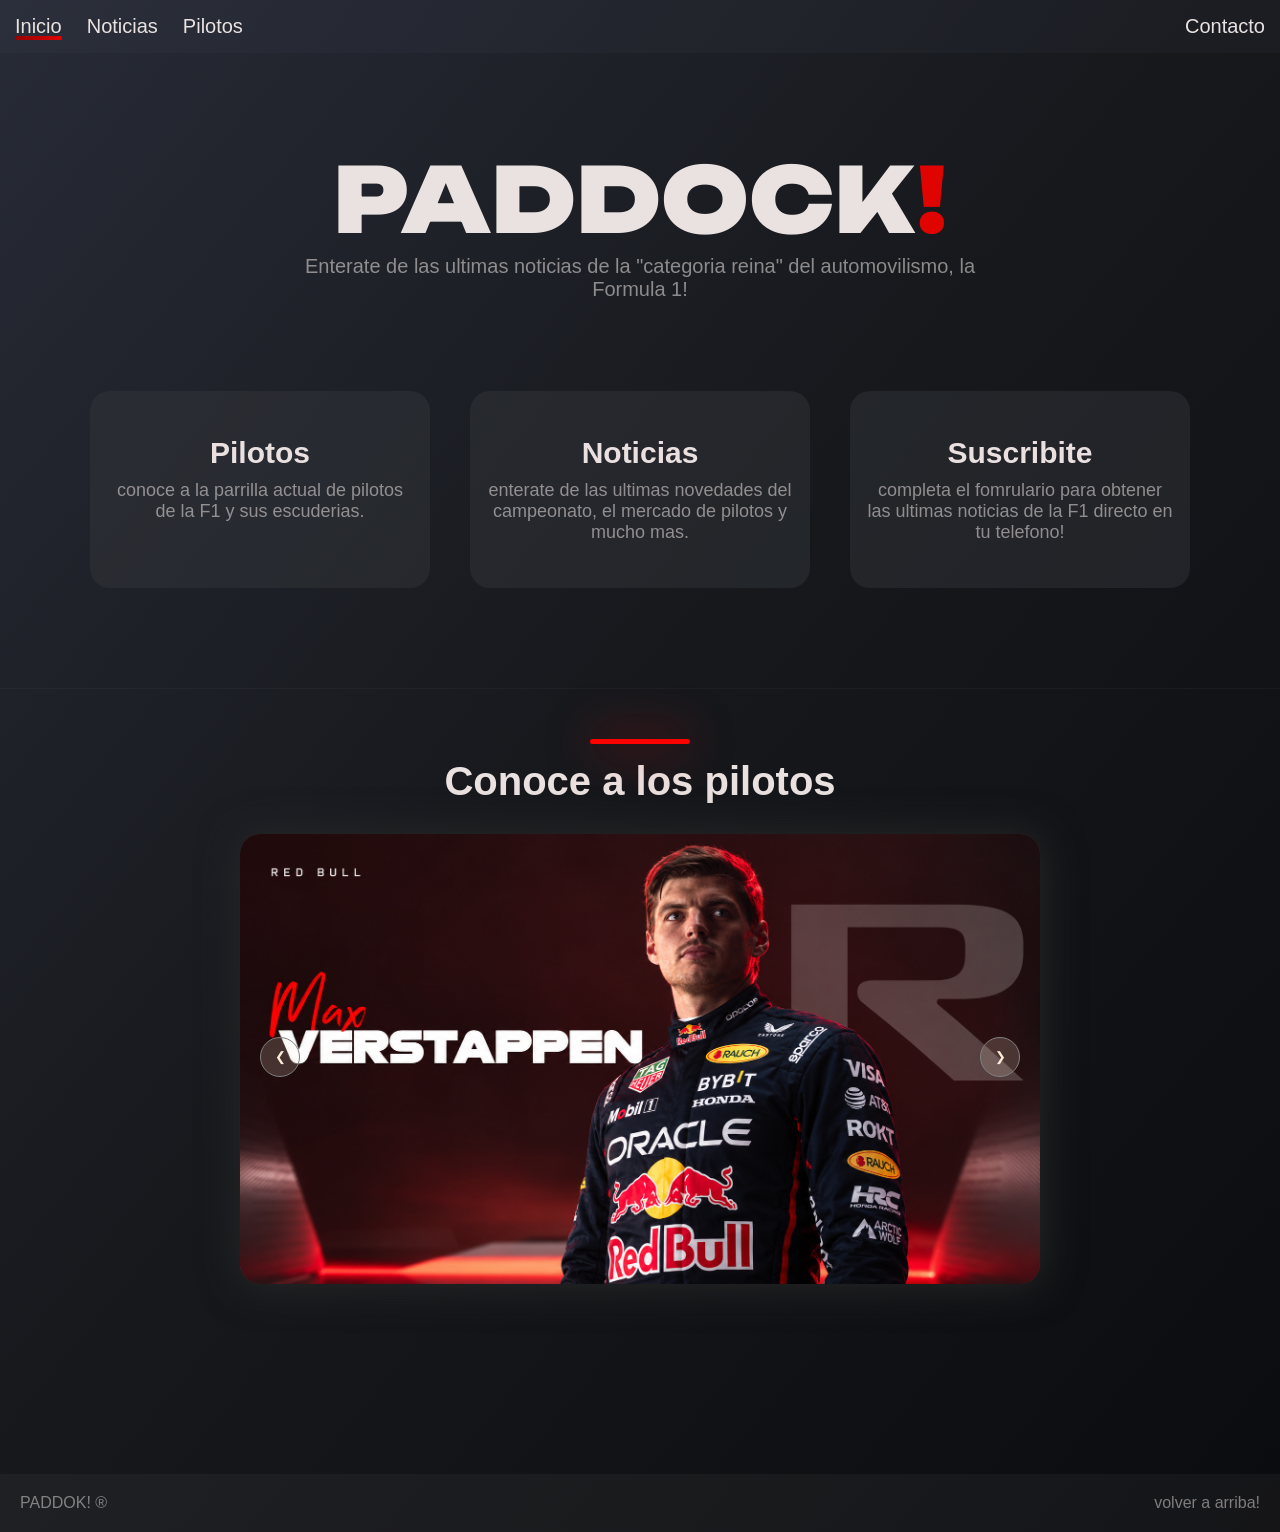
<file: index.html>
<!doctype html>
<html lang="es">
  <head>
    <meta charset="UTF-8" />
    <meta name="viewport" content="width=device-width, initial-scale=1.0" />
    <title>PADDOCK!</title>
    <link rel="stylesheet" href="styles.css" />
    <script src="script.js" defer></script>

    <link href="https://fonts.googleapis.com/css2?family=Unbounded:wght@700&display=swap" rel="stylesheet" />
    <link href="https://fonts.googleapis.com/css2?family=Outfit:wght@400;600;700;800&display=swap" rel="stylesheet" />
  </head>
  <body>
    <header>
      <nav>
        <a href="index.html" class="marcador">Inicio</a>
        <a href="noticias.html">Noticias</a>
        <a href="index.html#carrusel">Pilotos</a>
        <a href="contacto.html" class="a-contacto">Contacto</a>
      </nav>
    </header>

    <main>
      <section id="bienvenida">
        <h1>PADDOCK<span class="rojo">!</span></h1>
        <p>Enterate de las ultimas noticias de la "categoria reina" del automovilismo, la Formula 1!</p>
      </section>

      <section class="tarjetas">
        <a class="tarjeta" href="#carrusel">
          <h2>Pilotos</h2>
          <p>conoce a la parrilla actual de pilotos de la F1 y sus escuderias.</p>
        </a>
        <a class="tarjeta" href="noticias.html">
          <h2>Noticias</h2>
          <p>enterate de las ultimas novedades del campeonato, el mercado de pilotos y mucho mas.</p>
        </a>
        <a class="tarjeta" href="contacto.html">
          <h2>Suscribite</h2>
          <p>completa el fomrulario para obtener las ultimas noticias de la F1 directo en tu telefono!</p>
        </a>
      </section>

      <section id="carrusel">
        <h2>Conoce a los pilotos</h2>
        <div id="carruselImagenes">
          <button type="button" id="anterior">❮</button>
          <img src="./img/MV.png" alt="Max Verstappen" />
          <button type="button" id="siguiente">❯</button>
        </div>
      </section>
    </main>

    <footer>
      <a href="#">PADDOK! ®</a>
      <a href="index.html">volver a arriba!</a>
    </footer>
  </body>
</html>
</file>
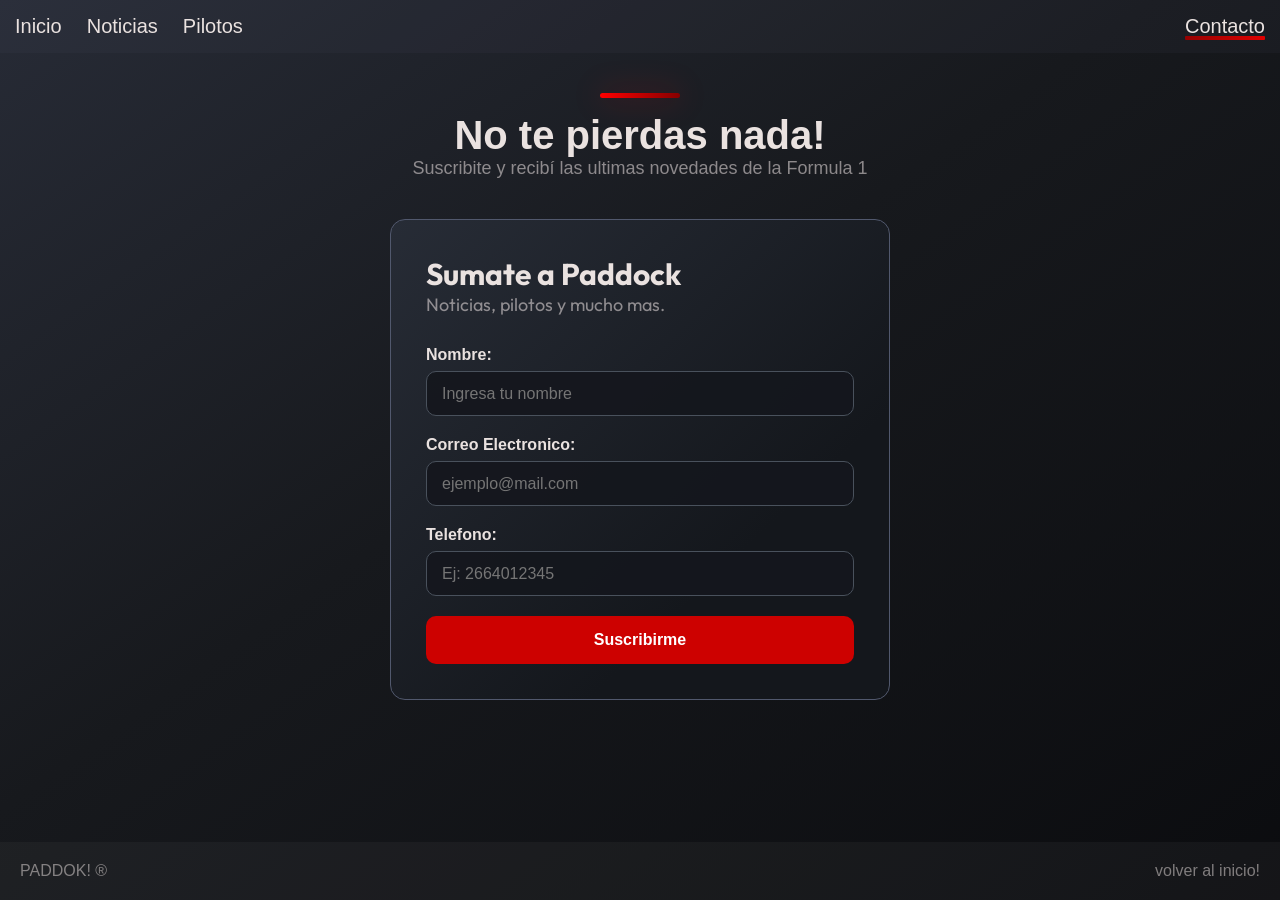
<file: contacto.html>
<!doctype html>
<html lang="es">
  <head>
    <meta charset="UTF-8" />
    <meta name="viewport" content="width=device-width, initial-scale=1.0" />
    <title>PADDOCK! - suscripcion</title>
    <link rel="stylesheet" href="styles.css" />

    <link href="https://fonts.googleapis.com/css2?family=Unbounded:wght@700&display=swap" rel="stylesheet" />
    <link href="https://fonts.googleapis.com/css2?family=Outfit:wght@400;600;700;800&display=swap" rel="stylesheet" />

    <script src="form.js" defer></script>
  </head>
  <body>
    <header>
      <nav>
        <a href="index.html">Inicio</a>
        <a href="noticias.html">Noticias</a>
        <a href="index.html#carrusel">Pilotos</a>
        <a href="contacto.html" class="a-contacto marcador">Contacto</a>
      </nav>
    </header>

    <main>
      <h1 class="titulo">No te pierdas nada!</h1>
      <p id="sub-titulo">Suscribite y recibí las ultimas novedades de la Formula 1</p>

      <form action="" id="formulario">
        <h3>Sumate a Paddock</h3>
        <p id="p-formulario">Noticias, pilotos y mucho mas.</p>

        <label for="nombre">Nombre:</label>
        <input id="nombre" type="text" name="nombre" placeholder="Ingresa tu nombre" />

        <label for="correo">Correo Electronico:</label>
        <input id="correo" name="correo" placeholder="ejemplo@mail.com" />

        <label for="telefono">Telefono:</label>
        <input id="telefono" name="telefono" placeholder="Ej: 2664012345" />

        <button type="submit" id="boton">Suscribirme</button>
      </form>

      <div id="mensaje"></div>
    </main>

    <footer>
      <a href="#">PADDOK! ®</a>
      <a href="index.html">volver al inicio!</a>
    </footer>
  </body>
</html>
</file>
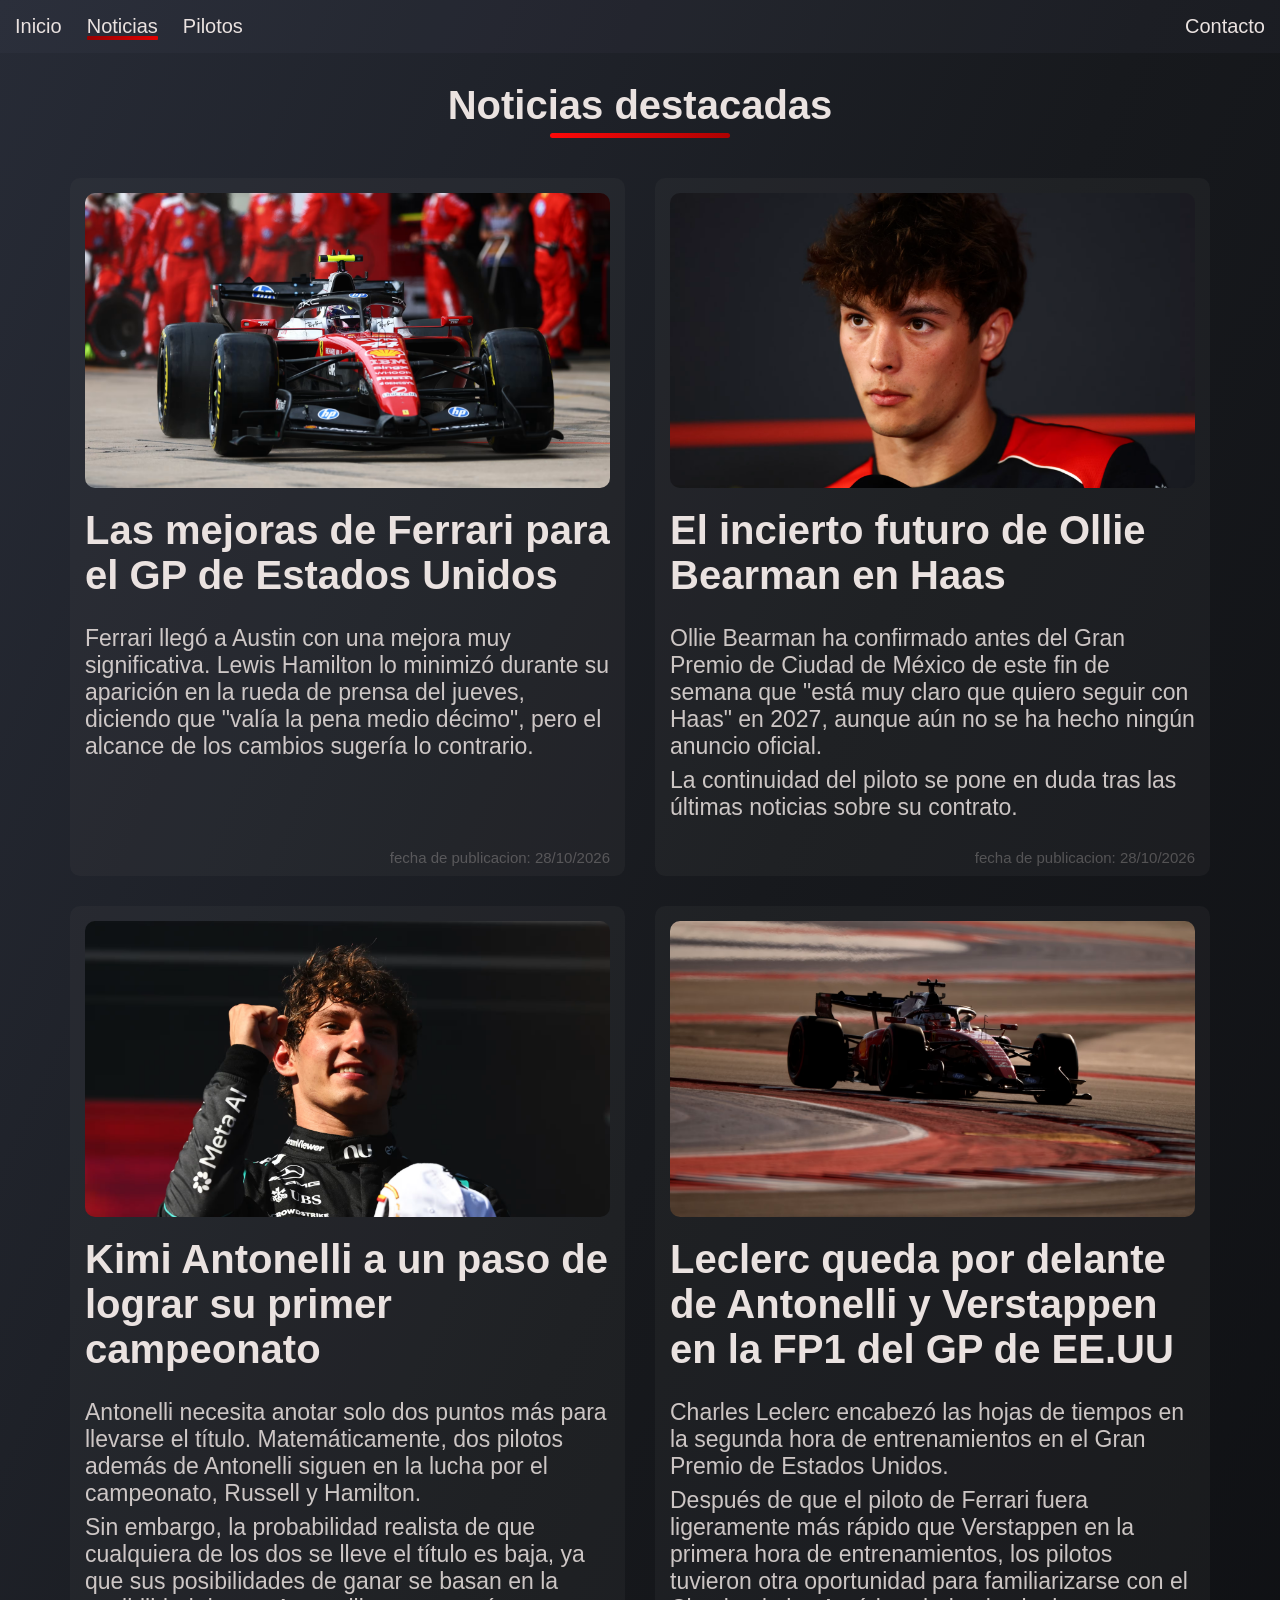
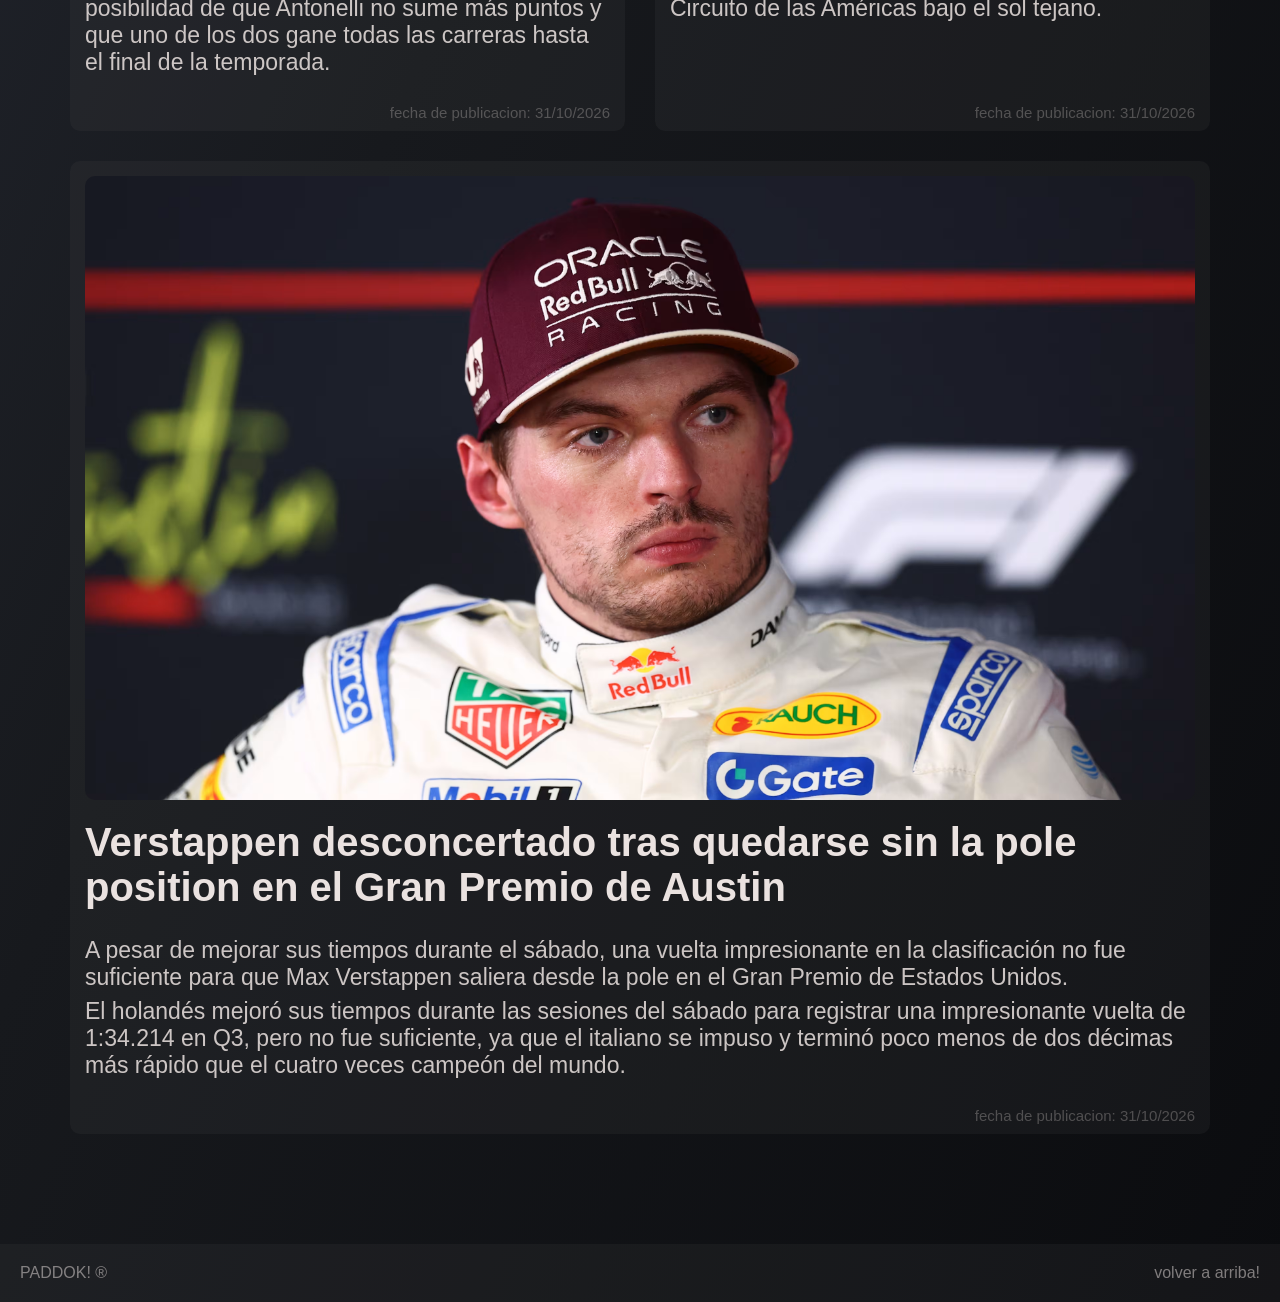
<file: noticias.html>
<!doctype html>
<html lang="es">
  <head>
    <meta charset="UTF-8" />
    <meta name="viewport" content="width=device-width, initial-scale=1.0" />
    <title>PADDOCK! - noticias</title>
    <link rel="stylesheet" href="styles.css" />

    <link href="https://fonts.googleapis.com/css2?family=Unbounded:wght@700&display=swap" rel="stylesheet" />
    <link href="https://fonts.googleapis.com/css2?family=Outfit:wght@400;600;700;800&display=swap" rel="stylesheet" />
  </head>
  <body>
    <header>
      <nav>
        <a href="index.html">Inicio</a>
        <a href="noticias.html" class="marcador">Noticias</a>
        <a href="index.html#carrusel">Pilotos</a>
        <a href="contacto.html" class="a-contacto">Contacto</a>
      </nav>
    </header>

    <main>
      <section id="noticias">
        <h1 id="titulo-seccion">Noticias destacadas</h1>

        <div id="contenedor-noticias">
          <article class="noticia">
            <div class="contenedor-img">
              <img src="./img/noticias/noticia1.avif" alt="Monoplaza de Ferrari" />
            </div>
            <h2>Las mejoras de Ferrari para el GP de Estados Unidos</h2>
            <p>Ferrari llegó a Austin con una mejora muy significativa. Lewis Hamilton lo minimizó durante su aparición en la rueda de prensa del jueves, diciendo que "valía la pena medio décimo", pero el alcance de los cambios sugería lo contrario.</p>
            <span class="info">fecha de publicacion: 28/10/2026</span>
          </article>

          <article class="noticia">
            <div class="contenedor-img">
              <img src="./img/noticias/noticia2.avif" alt="Ollie Bearman" />
            </div>
            <h2>El incierto futuro de Ollie Bearman en Haas</h2>
            <p>Ollie Bearman ha confirmado antes del Gran Premio de Ciudad de México de este fin de semana que "está muy claro que quiero seguir con Haas" en 2027, aunque aún no se ha hecho ningún anuncio oficial.</p>
            <p>La continuidad del piloto se pone en duda tras las últimas noticias sobre su contrato.</p>
            <span class="info">fecha de publicacion: 28/10/2026</span>
          </article>

          <article class="noticia">
            <div class="contenedor-img">
              <img src="./img/noticias/noticia3.avif" alt="Kimi Antonelli en el podio" />
            </div>
            <h2>Kimi Antonelli a un paso de lograr su primer campeonato</h2>
            <p>Antonelli necesita anotar solo dos puntos más para llevarse el título. Matemáticamente, dos pilotos además de Antonelli siguen en la lucha por el campeonato, Russell y Hamilton.</p>
            <p>Sin embargo, la probabilidad realista de que cualquiera de los dos se lleve el título es baja, ya que sus posibilidades de ganar se basan en la posibilidad de que Antonelli no sume más puntos y que uno de los dos gane todas las carreras hasta el final de la temporada.</p>
            <span class="info">fecha de publicacion: 31/10/2026</span>
          </article>

          <article class="noticia">
            <div class="contenedor-img">
              <img src="./img/noticias/noticia4.avif" alt="Monoplaza de Ferrari en el GP de Austin" />
            </div>
            <h2>Leclerc queda por delante de Antonelli y Verstappen en la FP1 del GP de EE.UU</h2>
            <p>Charles Leclerc encabezó las hojas de tiempos en la segunda hora de entrenamientos en el Gran Premio de Estados Unidos.</p>
            <p>Después de que el piloto de Ferrari fuera ligeramente más rápido que Verstappen en la primera hora de entrenamientos, los pilotos tuvieron otra oportunidad para familiarizarse con el Circuito de las Américas bajo el sol tejano.</p>
            <span class="info">fecha de publicacion: 31/10/2026</span>
          </article>

          <article class="noticia">
            <div class="contenedor-img">
              <img src="./img/noticias/noticia5.avif" alt="Max Verstappen en conferencia" />
            </div>
            <h2>Verstappen desconcertado tras quedarse sin la pole position en el Gran Premio de Austin</h2>
            <p>A pesar de mejorar sus tiempos durante el sábado, una vuelta impresionante en la clasificación no fue suficiente para que Max Verstappen saliera desde la pole en el Gran Premio de Estados Unidos.</p>
            <p>El holandés mejoró sus tiempos durante las sesiones del sábado para registrar una impresionante vuelta de 1:34.214 en Q3, pero no fue suficiente, ya que el italiano se impuso y terminó poco menos de dos décimas más rápido que el cuatro veces campeón del mundo.</p>
            <span class="info">fecha de publicacion: 31/10/2026</span>
          </article>
        </div>
      </section>
    </main>

    <footer>
      <a href="#">PADDOK! ®</a>
      <a href="noticias.html">volver a arriba!</a>
    </footer>
  </body>
</html>
</file>
<file: styles.css>
* {
  box-sizing: border-box;
  margin: 0;
  padding: 0;
}

html {
  font-family: sans-serif;
  color: #eae2e0;
  background: linear-gradient(to bottom right, #272b36 0%, #17191d 45%, #0b0c0f 100%);

  scroll-behavior: smooth;
}

body {
  min-height: 100vh;
  display: flex;
  flex-direction: column;
}

main {
  flex: 1;
}

/* barra de navegacion: espaciado, padding, color, hover (todas las paginas)*/
nav {
  display: flex;
  gap: 25px;
  padding: 15px;
  background-color: rgba(86, 86, 117, 0.08);
}

nav a {
  color: #eae2e0;

  cursor: pointer;
  font-size: 20px;
  font-family: sans-serif;
  text-decoration: none;
  transition: 0.25s;

  position: relative;
}

nav a:hover {
  color: #ff0000;
  transform: scale(1.01);
}

.a-contacto {
  margin-left: auto;
}

.marcador:after {
  content: "";
  width: 100%;
  height: 4px;

  border-radius: 1px;
  background: linear-gradient(to left, rgb(225, 1, 1), rgb(150, 1, 1));

  position: absolute;
  top: 21px;
  left: 0;
}

/*footer, posicionamiento, color y tamaño de enlaces (todas las paginas)*/
footer {
  padding: 20px;
  margin-top: 90px;
  background-color: rgba(88, 88, 88, 0.13);

  display: flex;
  justify-content: space-between;
}

footer a {
  opacity: 50%;
  color: #eae2e0;
  text-decoration: none;

  transition: 0.5s ease;
}

footer a:hover {
  opacity: 100%;
  color: #eae2e0;
}

/*===============PAGINA PRINCIPAL=================*/

/* logotipo, centrado y tamaño de textos (h1 y p), margen/espaciado, hover */
#bienvenida {
  margin-top: 90px;
  margin-bottom: 40px;
  text-align: center;
}

#bienvenida h1 {
  font-family: "Unbounded", sans-serif;
  font-weight: 900;

  font-size: 90px;
  transition: 0.9s ease;
  width: max-content;
  margin: auto;
}

#bienvenida h1:hover {
  transform: scale(1.025);
}

#bienvenida p {
  font-size: 20px;
  color: #eae2e08e;
  max-width: 690px;
  margin: auto;
}

.rojo {
  color: #df0400;
}

/* seccion de tarjetas <a>*/
.tarjetas {
  max-width: 1200px;
  margin: auto;
  padding: 50px;

  display: flex;
  justify-content: center;
  flex-wrap: wrap;

  gap: 40px;
}

.tarjeta {
  max-width: 350px;
  min-width: 300px;

  background-color: #35373d6f;
  text-align: center;

  padding: 45px 15px;

  border-radius: 20px;
  cursor: pointer;

  display: flex;
  flex-direction: column;
  align-items: center;

  flex: 1;

  text-decoration: none;
  color: #eae0e0;

  transition: 0.5s ease;
}

.tarjeta h2 {
  padding-bottom: 10px;
  font-size: 30px;
}

.tarjeta p {
  font-size: 18px;
  color: #eae0e08e;
}

.tarjeta:hover {
  background-color: #35373dfd;
  transform: scale(1.03);
}

/*carrusel*/
#carrusel {
  margin: 50px auto;
  padding: 50px;

  border-top: 1px solid rgba(128, 128, 128, 0.068);

  display: flex;
  flex-direction: column;
  justify-content: center;
  align-items: center;
}

#carrusel h2 {
  font-size: 40px;
  margin: 20px 0px 30px 0px;

  position: relative;
}

#carrusel h2::before {
  content: "";
  width: 100px;
  height: 5px;

  border-radius: 10px;
  background-color: red;

  box-shadow: red 0px 0px 50px;

  position: absolute;
  bottom: 60px;

  left: 50%;
  transform: translateX(-50%);
}

/*es el contenedor de las imagenes...*/
#carruselImagenes {
  background-color: rgba(250, 235, 215, 0.174);
  width: 100%;
  max-width: 800px;
  aspect-ratio: 16/9;

  border-radius: 20px;
  position: relative;

  overflow: hidden;

  box-shadow: 1px 1px 40px rgb(41, 41, 41);
}

#carruselImagenes img {
  width: 100%;
  height: 100%;
  object-fit: cover;
  transition: 0.7s ease;
}

#carruselImagenes img:hover {
  transform: scale(1.05);
}

/*botones del carrusel*/
#carruselImagenes button {
  width: 40px;
  aspect-ratio: 1/1;
  padding: 10px;
  border-radius: 100%;
  cursor: pointer;

  background-color: rgba(250, 235, 215, 0.174);
  border: 1px solid grey;

  color: antiquewhite;

  transition: 0.5s;
  z-index: 1;
}

#carruselImagenes button:hover {
  background-color: rgba(250, 235, 215, 0.271);

  transform: scale(1.1);
}

#anterior {
  position: absolute;
  left: 20px;
  top: 45%;
}

#siguiente {
  position: absolute;
  right: 20px;
  top: 45%;
}

/*===============PAGINA NOTICIAS=================*/

#titulo-seccion {
  text-align: center;
  font-size: 40px;
  padding-top: 30px;
  padding-bottom: 30px;

  position: relative;

  display: block;
}

#titulo-seccion::before {
  content: "";
  width: 180px;
  height: 5px;
  border-radius: 5px;

  background: linear-gradient(to right, rgb(253, 9, 9), rgb(174, 2, 2));

  position: absolute;
  top: 80px;

  left: 50%;
  transform: translateX(-50%);
}

/*contenedor de todas las noticias existentes */
#contenedor-noticias {
  max-width: 1200px;

  margin: 20px auto;
  padding: 0 30px;

  display: flex;
  gap: 30px;
  flex-wrap: wrap;
}

/*contenedor de cada noticia indivudual*/
.noticia {
  background-color: rgba(88, 88, 88, 0.13);
  border-radius: 10px;

  min-width: 400px;

  padding: 15px 15px 55px 15px;

  display: flex;
  flex-direction: column;

  flex: 1;

  position: relative;

  transition: all 0.5s ease-in-out;
}

.noticia:hover {
  transform: scale(1.02);
  background: linear-gradient(to bottom right, #363d4fdd 0%, #26292eca 45%, #303646c6 100%);
}

/*Posicionamiento y tamaño de las imagenes*/
.contenedor-img {
  aspect-ratio: 16/9;

  border-radius: 10px;
  overflow: hidden;
}

.contenedor-img img {
  width: 100%;
  height: 100%;

  aspect-ratio: 16/9;

  object-fit: cover;
  object-position: center;
}

/*titulo y parrafo de cada noticia*/
.noticia h2 {
  font-size: 40px;

  text-align: start;

  padding: 20px 0 20px 0px;
}

.noticia p {
  padding-top: 7px;

  font-size: 23px;
  color: #eae2e0da;
}

.info {
  font-size: 15px;
  text-align: end;
  color: #eae2e046;

  position: absolute;
  bottom: 10px;
  right: 15px;
}

/*================= FORMULARIO =================*/

/*titulo y subtitulo fuera del formulario*/
.titulo {
  text-align: center;
  font-size: 40px;
  padding-top: 60px;
  padding-bottom: 0px;

  position: relative;
}

.titulo::before {
  content: "";
  width: 80px;
  height: 5px;
  border-radius: 5px;

  background: linear-gradient(to right, red, rgb(134, 0, 0));
  box-shadow: 0px 0px 30px rgba(255, 0, 0, 0.404);

  position: absolute;
  bottom: 60px;

  left: 50%;
  transform: translateX(-50%);
}

#sub-titulo {
  text-align: center;
  font-size: 18px;
  color: #eae0e08e;
  margin-bottom: 40px;
}

/*titulo y parrafo dentro del formulario*/
#formulario h3 {
  font-size: 30px;

  font-family: "Outfit", sans-serif;
}

#p-formulario {
  font-size: 18px;
  color: #eae0e08e;

  margin-bottom: 30px;

  font-family: "Outfit", sans-serif;
}

/*contenedor del formulario*/
#formulario {
  width: 100%;
  max-width: 500px;

  padding: 35px;
  margin: auto;

  border: 1px solid #51586d;
  border-radius: 15px;

  display: flex;
  flex-direction: column;

  background: linear-gradient(to bottom right, #272c36 0%, #14171c 70%);
}

/*inputs y labels del formulario*/
#formulario input {
  height: 45px;
  padding: 0 15px;

  margin-bottom: 20px;
  border-radius: 10px;

  color: white;
  font-size: 16px;

  border: 1px solid #49515c;
  background-color: #14171de7;
  transition: 0.3s;
}

#formulario label {
  font-size: 16px;
  font-weight: 600;

  padding-bottom: 7px;
  font-family: sans-serif;
}

#formulario input:focus {
  border-color: #df0400;
  outline: none;
}

#boton {
  padding: 15px;
  border-radius: 10px;

  border-style: none;
  background-color: #cd0100;
  color: white;

  font-size: 16px;
  font-weight: 600;

  cursor: pointer;

  transition: 0.3s;
}

#boton:hover {
  background-color: #ff0000;
}

.error {
  color: red;
  font-size: 14px;
  margin-top: -15px;
  margin-bottom: 20px;
}

/*mensaje de SUSCRIPCION aprobada*/
#mensaje {
  max-width: 500px;

  margin: 20px auto;
  padding: 30px;

  border: 1px solid #51586d;
  border-radius: 15px;

  background: linear-gradient(to bottom right, #272c36 0%, #14171c 70%);

  display: none;
}

#mensaje p {
  font-family: sans-serif;
  font-size: 16px;
  color: #c7ccd6;

  margin-bottom: 12px;
}

#mensaje p:first-child {
  font-weight: bold;
  font-size: 25px;
  color: #ffffff;

  padding-bottom: 15px;
  margin-bottom: 19px;

  border-bottom: 1px solid rgb(105, 105, 105);
}

#mensaje.visible {
  /*conflicto de especificidad!*/
  display: block;
}

/*media query*/
@media (max-width: 620px) {
  /*============= PAGINA PRINCIPAL =============*/
  nav {
    gap: 20px;
    padding: 14px;
  }

  nav a {
    font-size: 16px;
  }

  .marcador:after {
    height: 3px;
    top: 17px;
    left: 0;
  }

  footer {
    padding: 14px;
  }

  footer a {
    font-size: 13px;
  }

  #bienvenida {
    margin-top: 45px;
    margin-bottom: 40px;
    text-align: center;
  }

  #bienvenida h1 {
    font-size: 42px;
    width: auto;
  }

  #bienvenida p {
    font-size: 17px;
    color: #eae2e08e;

    max-width: 360px;
    margin: auto;
  }

  .tarjetas {
    padding: 30px 30px;
    gap: 20px;

    flex-direction: column;
    align-items: center;
  }

  .tarjeta {
    padding: 25px 20px;
    min-width: 0px; /*sino, provoca desbordamiento*/
  }

  .tarjeta h2 {
    padding-bottom: 5px;
    font-size: 22px;
  }

  .tarjeta p {
    font-size: 15px;
  }

  #carrusel {
    padding: 0px 15px;
    min-width: 0px;
  }

  #carrusel h2 {
    font-size: 28px;
    margin: 60px 0px 15px 0px;
  }

  #carrusel h2::before {
    top: -15px;
    width: 70px;
  }

  #siguiente,
  #anterior {
    top: 45%;
  }

  #carruselImagenes button {
    width: 30px;
    height: 30px;

    padding: 0;
  }

  /*============= PAGINA NOTICIAS =============*/

  #titulo-seccion {
    font-size: 30px;
    padding-top: 30px;
    padding-bottom: 30px;
  }

  #titulo-seccion::before {
    content: "";
    width: 110px;
    top: 65px;
  }

  #contenedor-noticias {
    margin: 0px auto;
    padding: 0 15px;

    display: flex;
    flex-direction: column;
    flex-wrap: wrap;

    gap: 15px;
  }

  .noticia {
    min-width: 0px;
    padding: 10px;
    padding-bottom: 50px;
  }

  .noticia h2 {
    font-size: 22px;
    padding: 10px 0 5px 0px;
  }

  .noticia p {
    font-size: 15px;
  }

  .info {
    font-size: 12px;
  }

  /*============= PAGINA CONTACTO =============*/

  .titulo {
    font-size: 30px;
    padding-top: 40px;
  }

  .titulo::before {
    width: 55px;
    bottom: 40px;
  }

  #sub-titulo {
    font-size: 13px;
    max-width: 300px;

    margin: auto;
    margin-bottom: 35px;
  }

  /*dentro del form*/
  #formulario h3 {
    font-size: 25px;
  }

  #p-formulario {
    font-size: 13px;

    margin-bottom: 22px;
  }

  #formulario {
    width: calc(100% - 40px);
    min-width: 0px;
    padding: 20px;
  }

  #formulario input {
    height: 35px;

    margin-bottom: 15px;

    font-size: 13px;
  }

  #formulario label {
    font-size: 13px;
    padding-bottom: 5px;
  }

  #boton {
    padding: 10px;

    font-size: 13px;
    font-weight: 600;
  }

  .error {
    font-size: 11px;
    margin-top: -10px;
    margin-bottom: 10px;
  }

  /*mensaje de SUSCRIPCION*/
  #mensaje {
    min-width: 0px;
    width: calc(100% - 40px);
    padding: 10px;
  }

  #mensaje p {
    font-size: 14px;
    margin-bottom: 5px;
  }
}
</file>
